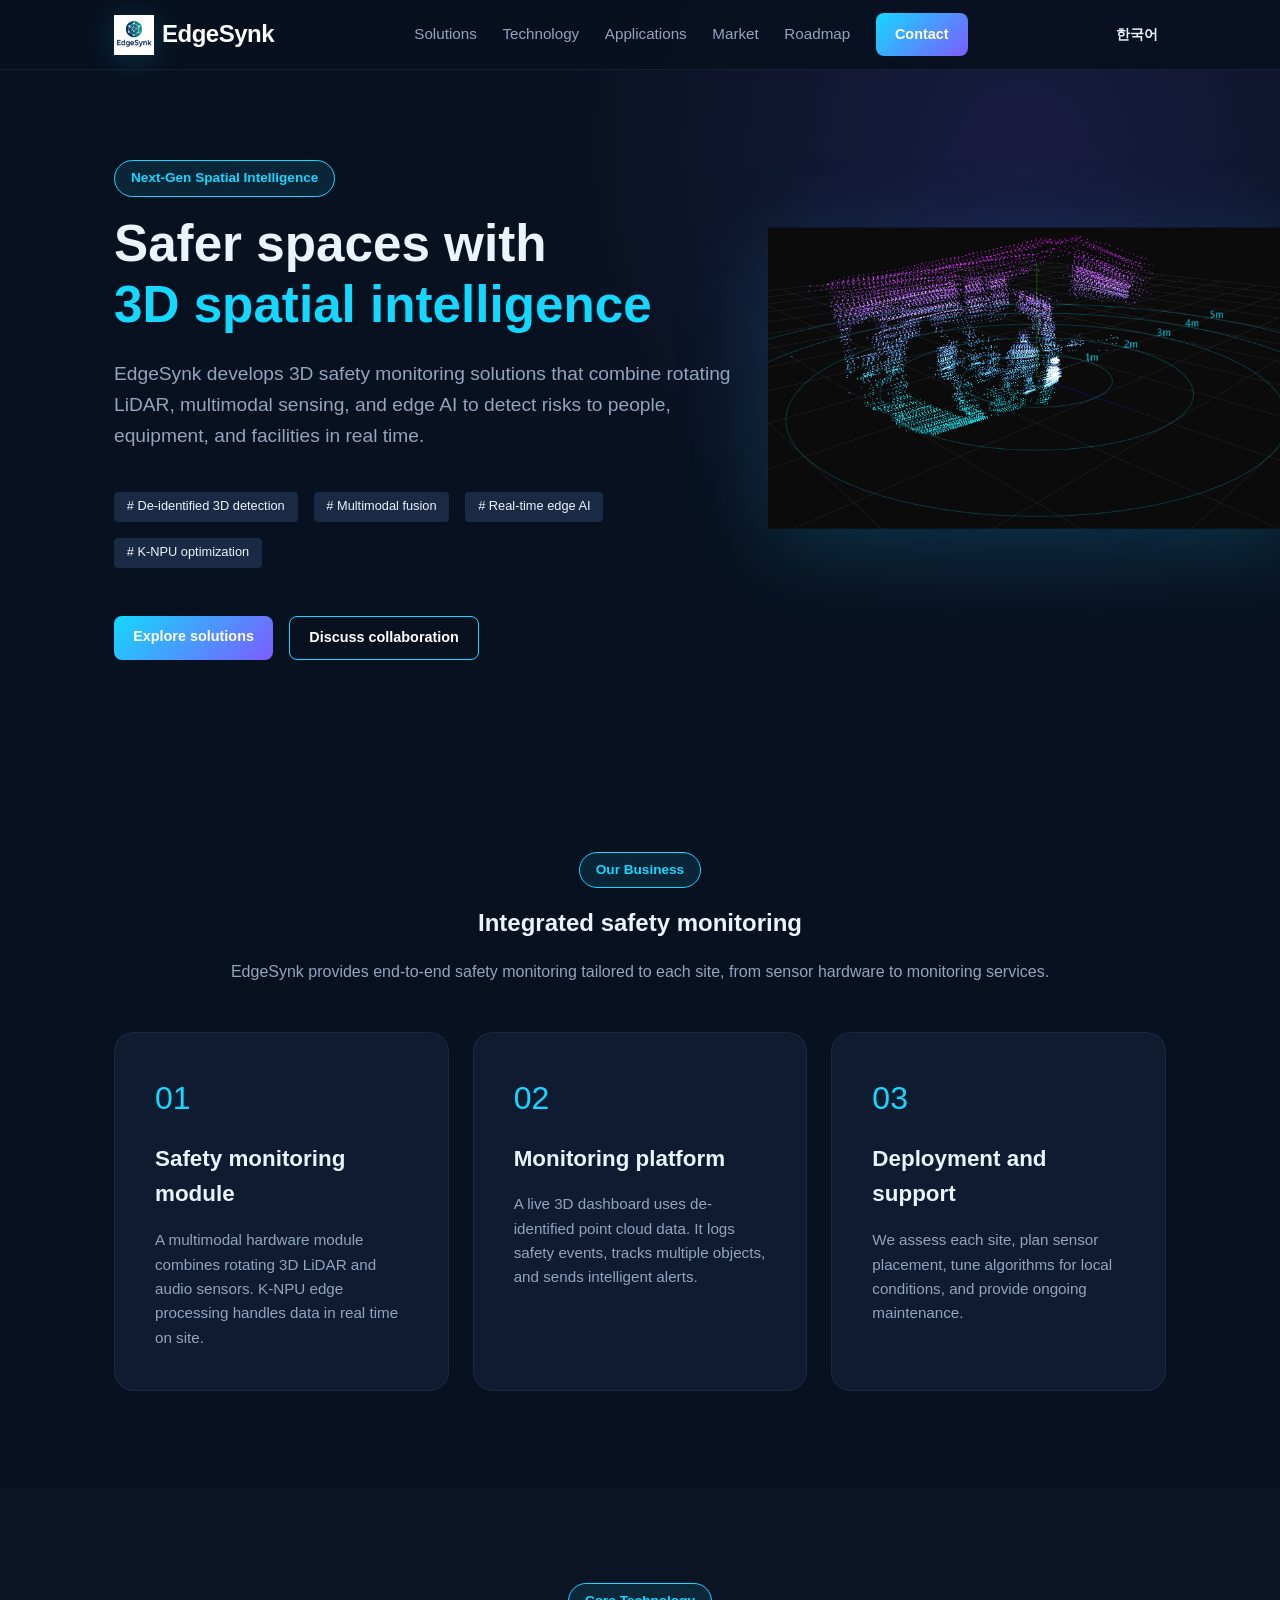
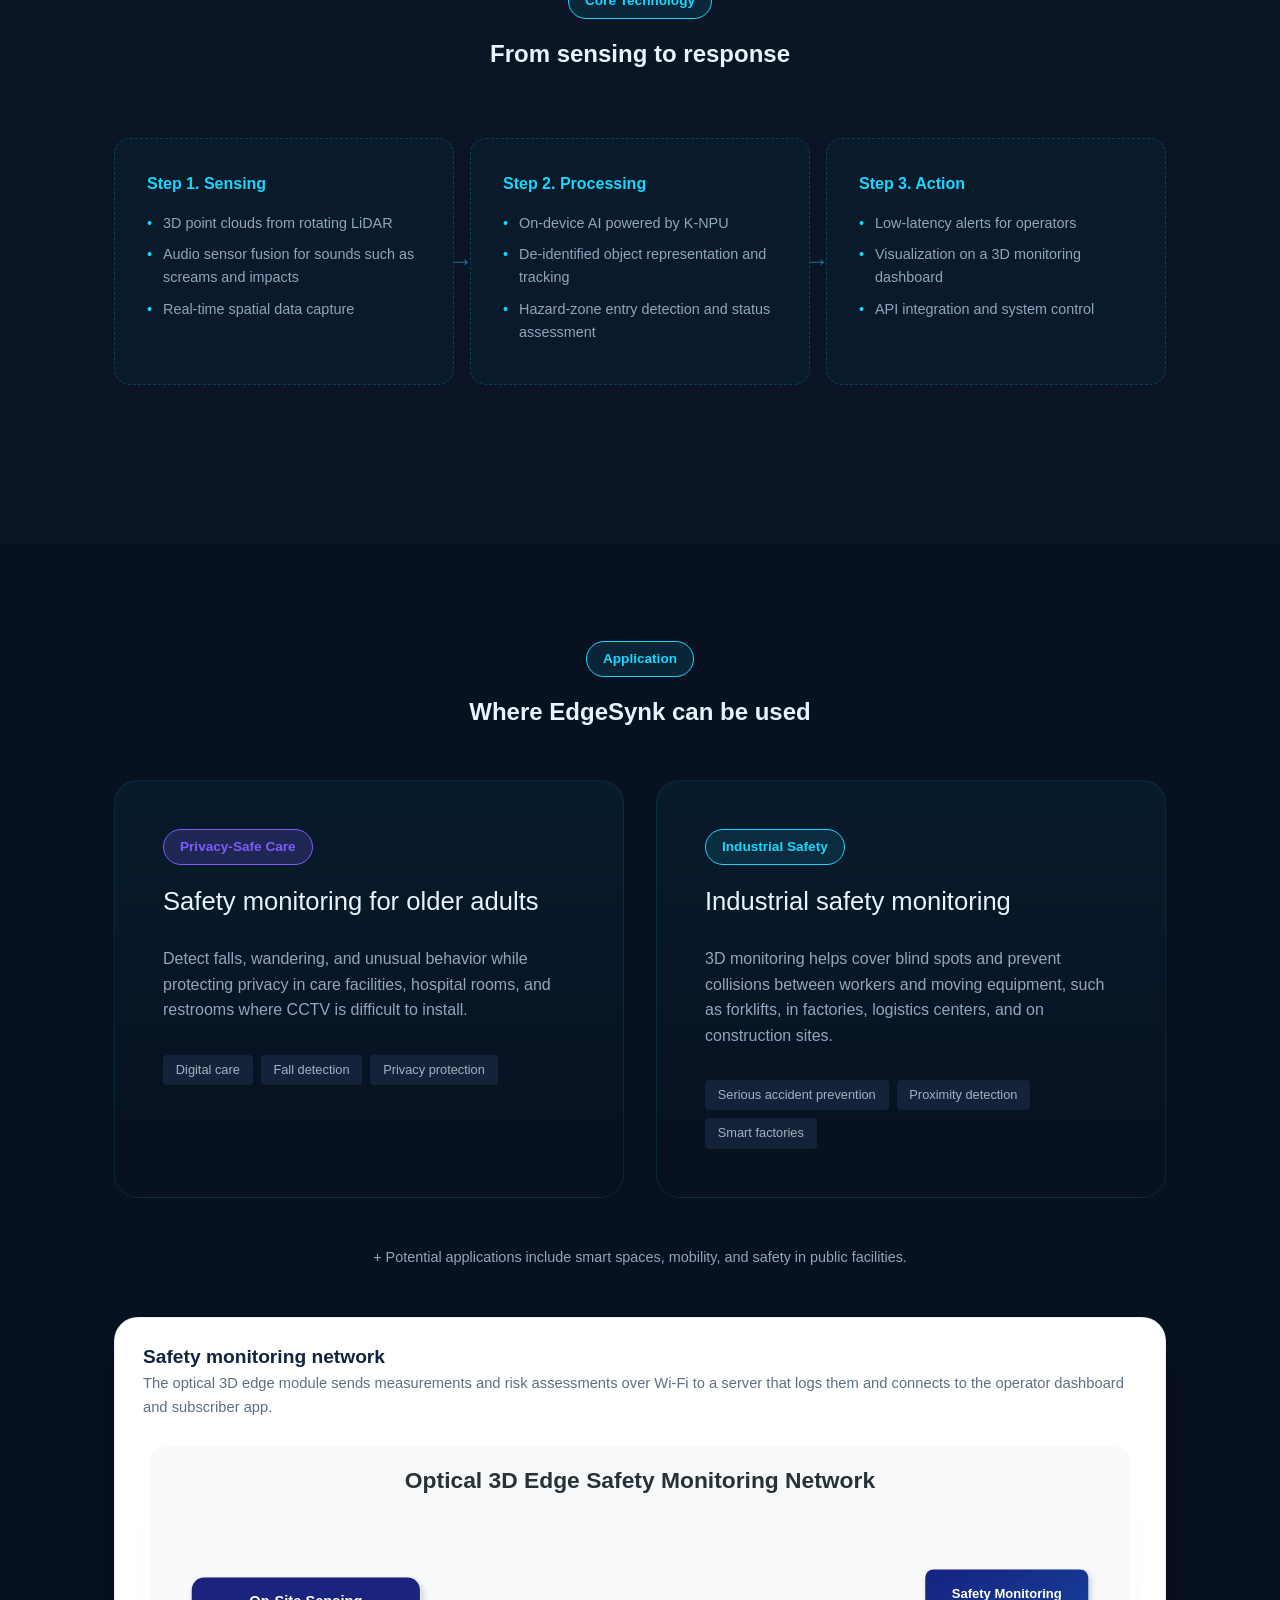
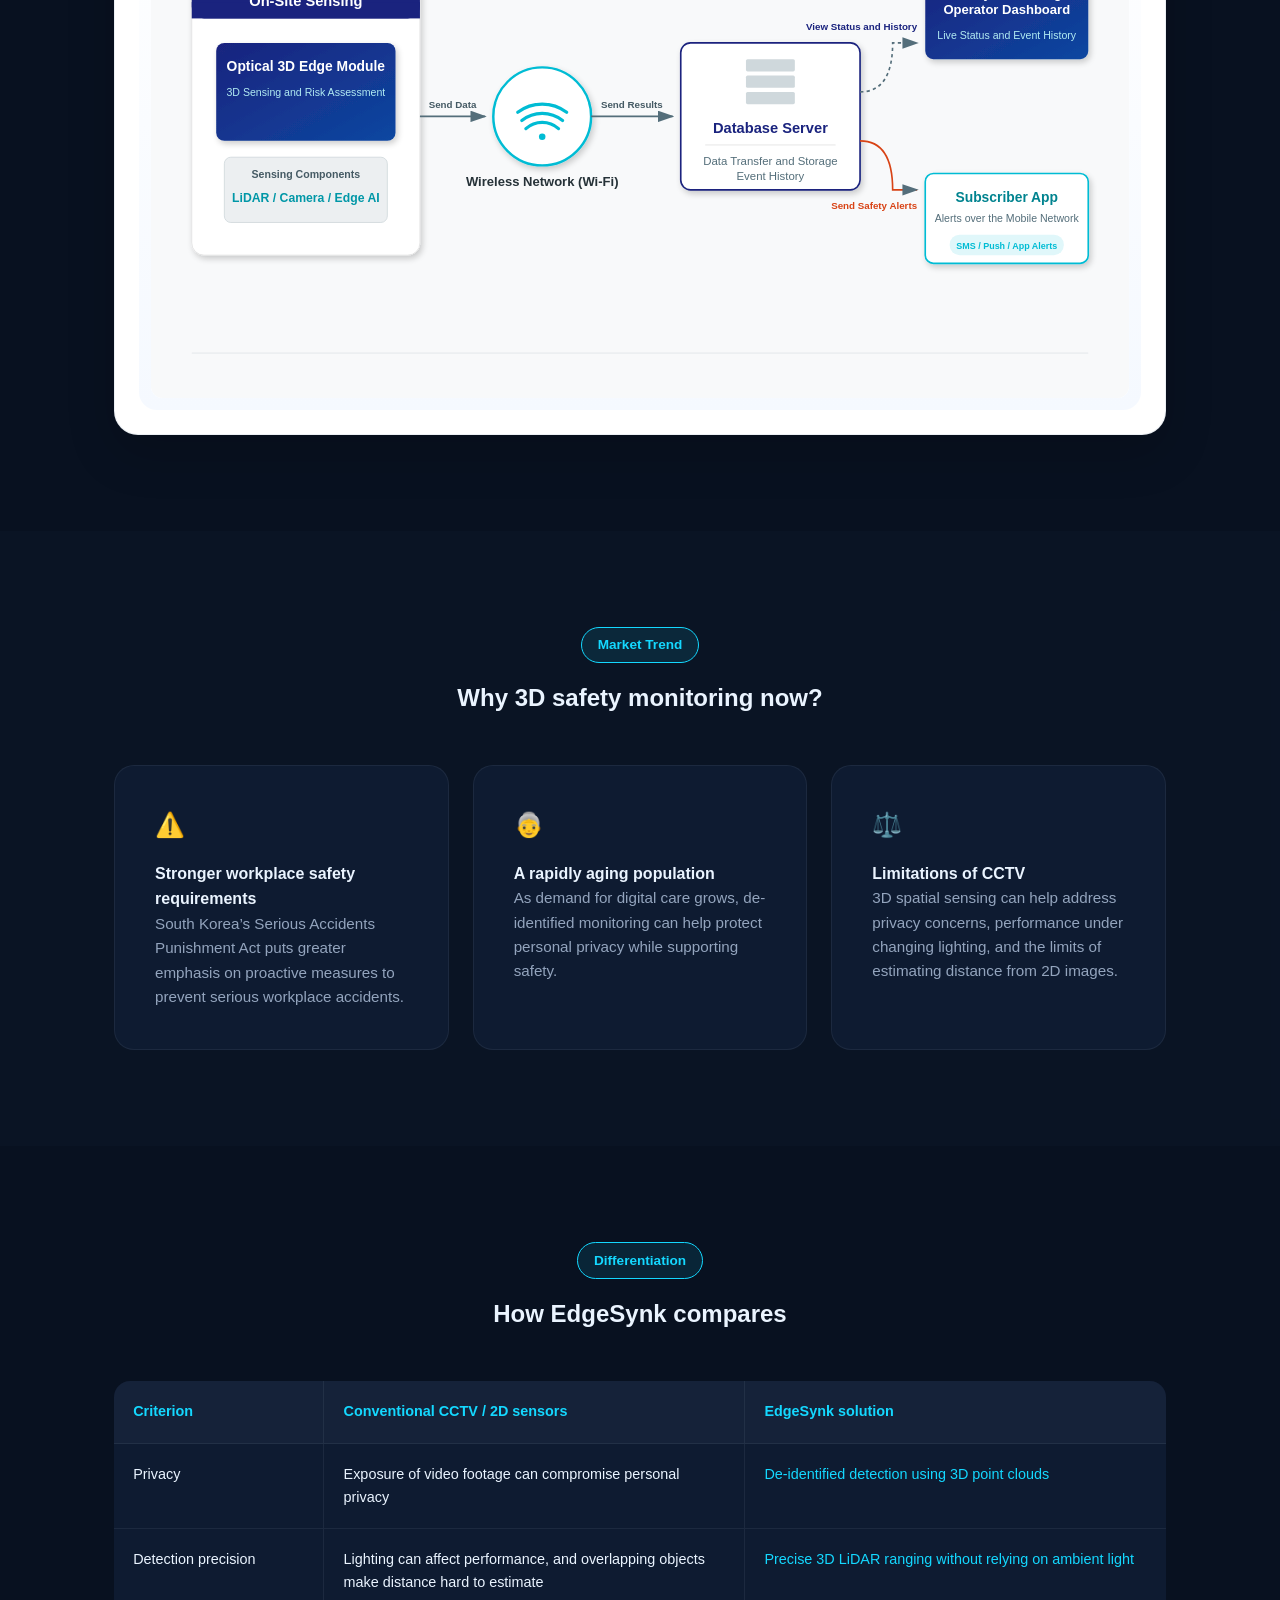
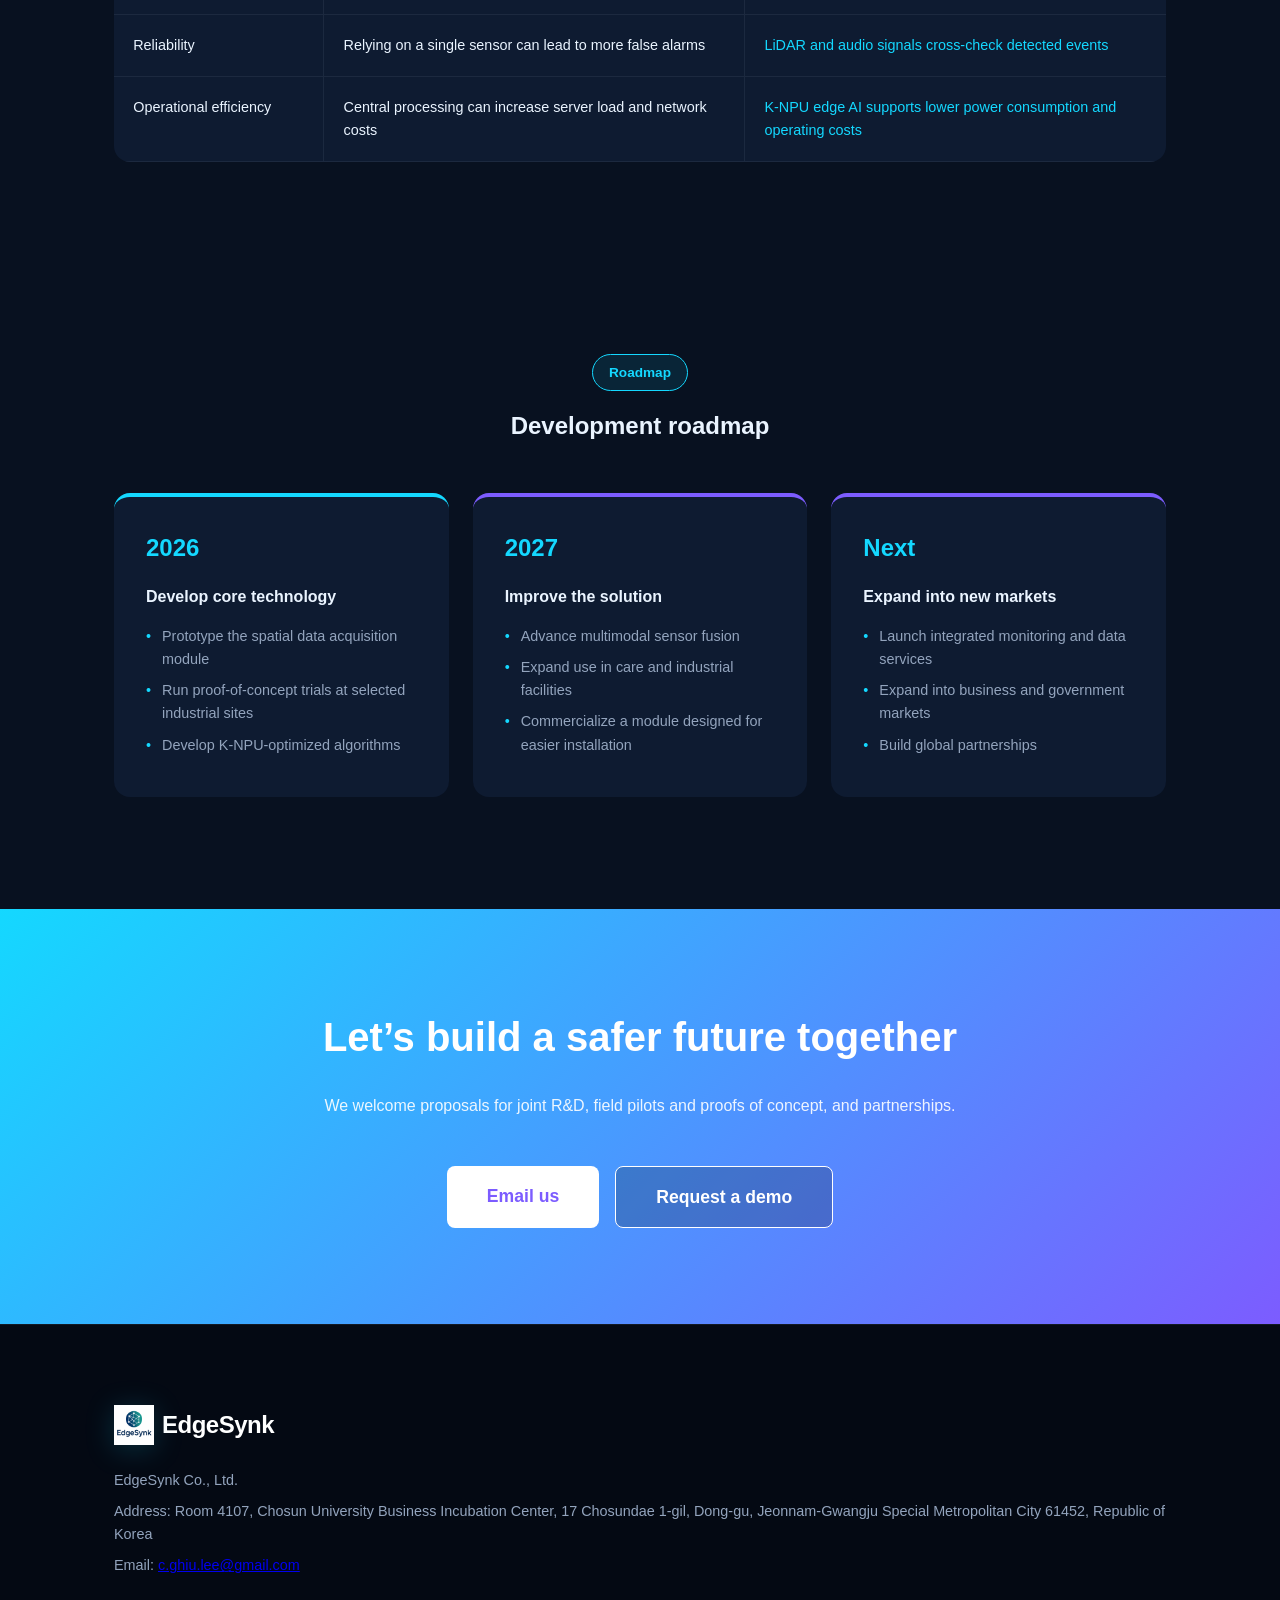
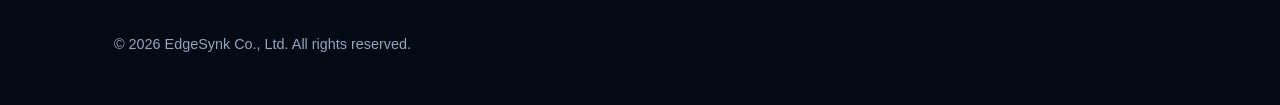
<file: en/index.html>
<!DOCTYPE html>

<html lang="en">
<head>
<meta charset="utf-8"/>
<meta content="width=device-width, initial-scale=1.0" name="viewport"/>
<title>EdgeSynk | 3D Spatial Intelligence for Safety Monitoring</title>
<link rel="canonical" href="https://www.edgesynk.com/en/"/>
<link rel="alternate" hreflang="ko" href="https://www.edgesynk.com/"/>
<link rel="alternate" hreflang="en" href="https://www.edgesynk.com/en/"/>
<link rel="alternate" hreflang="x-default" href="https://www.edgesynk.com/"/>
<link rel="stylesheet" href="../site.css"/>
</head>
<body>
<nav>
<div class="container">
<a class="logo" href="#">
<div class="logo-icon">
<img alt="EdgeSynk logo" src="../images/edgesynk-logo-1.png"/>
</div>
                EdgeSynk
            </a>
<button class="nav-toggle" type="button" aria-expanded="false" aria-controls="section-menu" hidden>Menu</button>
<div class="nav-links" id="section-menu">
<a href="#business">Solutions</a>
<a href="#tech">Technology</a>
<a href="#application">Applications</a>
<a href="#market">Market</a>
<a href="#roadmap">Roadmap</a>
<a class="btn-contact" href="#contact">Contact</a>
</div>
<a class="language-switch" href="../index.html" hreflang="ko" lang="ko">한국어</a>
</div>
</nav>
<section class="hero">
<div class="container">
<div class="hero-content">
<div class="badge">Next-Gen Spatial Intelligence</div>
<h1>Safer spaces with<br/><span class="highlight">3D spatial intelligence</span></h1>
<p>EdgeSynk develops 3D safety monitoring solutions that combine rotating LiDAR, multimodal sensing, and edge AI to detect risks to people, equipment, and facilities in real time.</p>
<div class="hero-badges">
<div class="tag"># De-identified 3D detection</div>
<div class="tag"># Multimodal fusion</div>
<div class="tag"># Real-time edge AI</div>
<div class="tag"># K-NPU optimization</div>
</div>
<div class="hero-actions">
<a class="btn-contact" href="#business">Explore solutions</a>
<a class="btn-contact" href="#contact" style="background:transparent; border:1px solid var(--primary);">Discuss collaboration</a>
</div>
</div>
</div>
<div class="hero-visual">
<img alt="EdgeSynk 3D LiDAR scan visualization" src="../images/3d-3.png" width="1657" height="927"/>
</div>
</section>
<section class="section-padding reveal" id="business">
<div class="container">
<div class="text-center">
<div class="badge">Our Business</div>
<h2>Integrated safety monitoring</h2>
<p style="color:var(--text-dim); margin-top:1rem;">EdgeSynk provides end-to-end safety monitoring tailored to each site, from sensor hardware to monitoring services.</p>
</div>
<div class="card-grid">
<div class="card">
<div class="highlight" style="font-size:2rem; margin-bottom:1rem;">01</div>
<h3>Safety monitoring module</h3>
<p>A multimodal hardware module combines rotating 3D LiDAR and audio sensors. K-NPU edge processing handles data in real time on site.</p>
</div>
<div class="card">
<div class="highlight" style="font-size:2rem; margin-bottom:1rem;">02</div>
<h3>Monitoring platform</h3>
<p>A live 3D dashboard uses de-identified point cloud data. It logs safety events, tracks multiple objects, and sends intelligent alerts.</p>
</div>
<div class="card">
<div class="highlight" style="font-size:2rem; margin-bottom:1rem;">03</div>
<h3>Deployment and support</h3>
<p>We assess each site, plan sensor placement, tune algorithms for local conditions, and provide ongoing maintenance.</p>
</div>
</div>
</div>
</section>
<section class="section-padding reveal" id="tech" style="background: rgba(14, 27, 49, 0.3);">
<div class="container">
<div class="text-center">
<div class="badge">Core Technology</div>
<h2>From sensing to response</h2>
</div>
<div class="flow-container">
<div class="flow-step">
<h4>Step 1. Sensing</h4>
<ul class="flow-list">
<li>3D point clouds from rotating LiDAR</li>
<li>Audio sensor fusion for sounds such as screams and impacts</li>
<li>Real-time spatial data capture</li>
</ul>
</div>
<div class="flow-step">
<h4>Step 2. Processing</h4>
<ul class="flow-list">
<li>On-device AI powered by K-NPU</li>
<li>De-identified object representation and tracking</li>
<li>Hazard-zone entry detection and status assessment</li>
</ul>
</div>
<div class="flow-step">
<h4>Step 3. Action</h4>
<ul class="flow-list">
<li>Low-latency alerts for operators</li>
<li>Visualization on a 3D monitoring dashboard</li>
<li>API integration and system control</li>
</ul>
</div>
</div>
</div>
</section>
<section class="section-padding reveal" id="application">
<div class="container">
<div class="text-center">
<div class="badge">Application</div>
<h2>Where EdgeSynk can be used</h2>
</div>
<div class="track-grid">
<div class="track-box">
<div class="badge" style="background:rgba(124, 92, 255, 0.2); border-color:var(--accent); color:var(--accent);">Privacy-Safe Care</div>
<div class="track-title">Safety monitoring for older adults</div>
<p style="color:var(--text-dim);">Detect falls, wandering, and unusual behavior while protecting privacy in care facilities, hospital rooms, and restrooms where CCTV is difficult to install.</p>
<div class="expand-tags">
<span class="tag">Digital care</span>
<span class="tag">Fall detection</span>
<span class="tag">Privacy protection</span>
</div>
</div>
<div class="track-box">
<div class="badge">Industrial Safety</div>
<div class="track-title">Industrial safety monitoring</div>
<p style="color:var(--text-dim);">3D monitoring helps cover blind spots and prevent collisions between workers and moving equipment, such as forklifts, in factories, logistics centers, and on construction sites.</p>
<div class="expand-tags">
<span class="tag">Serious accident prevention</span>
<span class="tag">Proximity detection</span>
<span class="tag">Smart factories</span>
</div>
</div>
</div>
<div class="text-center" style="margin-top:3rem;">
<p style="color:var(--text-dim); font-size:0.9rem;">+ Potential applications include smart spaces, mobility, and safety in public facilities.</p>
</div>

<div class="scenario-figure-wrap reveal">
<div class="scenario-figure-header">
<div>
<h3>Safety monitoring network</h3>
<p>The optical 3D edge module sends measurements and risk assessments over Wi-Fi to a server that logs them and connects to the operator dashboard and subscriber app.</p>
</div>
</div>
<div class="scenario-figure">
<img alt="Safety monitoring network linking an optical 3D edge module, a server, an operator dashboard, and a subscriber app" src="../images/safety_monitoring_architecture_en.svg" width="1200" height="675" loading="lazy"/>
</div>
</div>
</div>
</section>
<section class="section-padding reveal" id="market" style="background: rgba(14, 27, 49, 0.3);">
<div class="container">
<div class="text-center">
<div class="badge">Market Trend</div>
<h2>Why 3D safety monitoring now?</h2>
</div>
<div class="card-grid">
<div class="card">
<div style="font-size:1.5rem; margin-bottom:1rem;">⚠️</div>
<h4>Stronger workplace safety requirements</h4>
<p>South Korea’s Serious Accidents Punishment Act puts greater emphasis on proactive measures to prevent serious workplace accidents.</p>
</div>
<div class="card">
<div style="font-size:1.5rem; margin-bottom:1rem;">👵</div>
<h4>A rapidly aging population</h4>
<p>As demand for digital care grows, de-identified monitoring can help protect personal privacy while supporting safety.</p>
</div>
<div class="card">
<div style="font-size:1.5rem; margin-bottom:1rem;">⚖️</div>
<h4>Limitations of CCTV</h4>
<p>3D spatial sensing can help address privacy concerns, performance under changing lighting, and the limits of estimating distance from 2D images.</p>
</div>
</div>
</div>
</section>
<section class="section-padding reveal" id="differentiation">
<div class="container">
<div class="text-center">
<div class="badge">Differentiation</div>
<h2>How EdgeSynk compares</h2>
</div>
<div class="compare-box">
<div class="compare-row header">
<div class="compare-cell">Criterion</div>
<div class="compare-cell">Conventional CCTV / 2D sensors</div>
<div class="compare-cell">EdgeSynk solution</div>
</div>
<div class="compare-row">
<div class="compare-cell">Privacy</div>
<div class="compare-cell">Exposure of video footage can compromise personal privacy</div>
<div class="compare-cell highlight">De-identified detection using 3D point clouds</div>
</div>
<div class="compare-row">
<div class="compare-cell">Detection precision</div>
<div class="compare-cell">Lighting can affect performance, and overlapping objects make distance hard to estimate</div>
<div class="compare-cell highlight">Precise 3D LiDAR ranging without relying on ambient light</div>
</div>
<div class="compare-row">
<div class="compare-cell">Reliability</div>
<div class="compare-cell">Relying on a single sensor can lead to more false alarms</div>
<div class="compare-cell highlight">LiDAR and audio signals cross-check detected events</div>
</div>
<div class="compare-row">
<div class="compare-cell">Operational efficiency</div>
<div class="compare-cell">Central processing can increase server load and network costs</div>
<div class="compare-cell highlight">K-NPU edge AI supports lower power consumption and operating costs</div>
</div>
</div>
</div>
</section>
<section class="section-padding reveal" id="roadmap">
<div class="container">
<div class="text-center">
<div class="badge">Roadmap</div>
<h2>Development roadmap</h2>
</div>
<div class="roadmap">
<div class="road-card active">
<div class="road-year">2026</div>
<p><strong>Develop core technology</strong></p>
<ul class="flow-list" style="margin-top:1rem;">
<li>Prototype the spatial data acquisition module</li>
<li>Run proof-of-concept trials at selected industrial sites</li>
<li>Develop K-NPU-optimized algorithms</li>
</ul>
</div>
<div class="road-card">
<div class="road-year">2027</div>
<p><strong>Improve the solution</strong></p>
<ul class="flow-list" style="margin-top:1rem;">
<li>Advance multimodal sensor fusion</li>
<li>Expand use in care and industrial facilities</li>
<li>Commercialize a module designed for easier installation</li>
</ul>
</div>
<div class="road-card">
<div class="road-year">Next</div>
<p><strong>Expand into new markets</strong></p>
<ul class="flow-list" style="margin-top:1rem;">
<li>Launch integrated monitoring and data services</li>
<li>Expand into business and government markets</li>
<li>Build global partnerships</li>
</ul>
</div>
</div>
</div>
</section>
<section class="section-padding reveal" id="contact" style="background: var(--gradient);">
<div class="container text-center">
<h2 style="color:#fff; font-size:2.5rem; margin-bottom:1.5rem;">Let’s build a safer future together</h2>
<p style="color:rgba(255,255,255,0.9); margin-bottom:3rem;">We welcome proposals for joint R&amp;D, field pilots and proofs of concept, and partnerships.</p>
<div style="display:flex; gap:1rem; justify-content:center; flex-wrap:wrap;">
<a class="btn-contact" href="mailto:c.ghiu.lee@gmail.com" style="background:#fff; color:var(--accent); font-size:1.1rem; padding:1rem 2.5rem;">Email us</a>
<a class="btn-contact" href="#" style="background:rgba(0,0,0,0.2); color:#fff; border:1px solid #fff; font-size:1.1rem; padding:1rem 2.5rem;">Request a demo</a>
</div>
</div>
</section>
<footer>
<div class="container">
<div class="footer-content">
<div class="footer-info">
<div class="logo" style="margin-bottom:1.5rem;">
<div class="logo-icon"><img alt="EdgeSynk logo" src="../images/edgesynk-logo-1.png"/></div>
                        EdgeSynk
                    </div>
<p>EdgeSynk Co., Ltd.</p>
<p>Address: Room 4107, Chosun University Business Incubation Center, 17 Chosundae 1-gil, Dong-gu, Jeonnam-Gwangju Special Metropolitan City 61452, Republic of Korea</p>
<p>Email: <a href="mailto:c.ghiu.lee@gmail.com">c.ghiu.lee@gmail.com</a></p>
</div>
<div style="color:var(--text-dim); font-size:0.9rem;">
<p>© 2026 EdgeSynk Co., Ltd. All rights reserved.</p>
</div>
</div>
</div>
</footer>
<script src="../site.js"></script>
</body>
</html>
</file>
<file: site.css>
:root {
    --primary: #14D8FF;
    --accent: #7C5CFF;
    --bg-deep: #081120;
    --nav-height: 70px;
    --bg-card: #0E1B31;
    --text-main: #EAF4FF;
    --text-dim: #93A4BD;
    --gradient: linear-gradient(135deg, #14D8FF 0%, #7C5CFF 100%);
    --transition: all 0.3s cubic-bezier(0.4, 0, 0.2, 1);
}

* { margin: 0; padding: 0; box-sizing: border-box; }
html { scroll-behavior: smooth; scroll-padding-top: var(--nav-height); }
body {
    background-color: var(--bg-deep);
    color: var(--text-main);
    font-family: 'Pretendard', -apple-system, BlinkMacSystemFont, 'Nanum Gothic', sans-serif;
    line-height: 1.6;
    overflow-x: hidden;
}

/* Utility */
.container { max-width: 1100px; margin: 0 auto; padding: 0 1.5rem; }
.section-padding { padding: 6rem 0; }
.text-center { text-align: center; }
.badge {
    display: inline-block;
    padding: 0.4rem 1rem;
    background: rgba(20, 216, 255, 0.1);
    border: 1px solid var(--primary);
    color: var(--primary);
    border-radius: 100px;
    font-size: 0.85rem;
    font-weight: 600;
    margin-bottom: 1rem;
}
.highlight { color: var(--primary); }

/* Navigation */
nav {
    position: fixed;
    top: 0; width: 100%;
    height: var(--nav-height);
    background: rgba(8, 17, 32, 0.9);
    backdrop-filter: blur(10px);
    z-index: 1000;
    border-bottom: 1px solid rgba(147, 164, 189, 0.1);
}
nav .container {
    display: flex;
    justify-content: space-between;
    align-items: center;
    gap: 1rem;
    height: 100%;
}
.logo {
    font-size: 1.5rem;
    font-weight: 800;
    letter-spacing: -0.5px;
    display: flex;
    align-items: center;
    gap: 8px;
    color: #fff;
    text-decoration: none;
}
.logo-icon {
    width: 40px; height: 40px;
    display: grid; place-items: center;
    flex-shrink: 0;
}
.logo-icon img {
    width: 100%;
    height: 100%;
    object-fit: contain;
    display: block;
    filter: drop-shadow(0 4px 14px rgba(20, 216, 255, 0.18));
}
.nav-toggle { display: none; }
.nav-links { display: flex; align-items: center; gap: clamp(0.75rem, 2vw, 2rem); }
.nav-links a:not(.btn-contact) {
    text-decoration: none;
    color: var(--text-dim);
    font-size: 0.95rem;
    transition: var(--transition);
}
.nav-links a:not(.btn-contact):hover,
.language-switch:hover { color: var(--primary); }
.nav-links a { white-space: nowrap; }
.language-switch {
    display: inline-flex;
    align-items: center;
    min-height: 44px;
    padding-inline: 0.5rem;
    color: var(--text-main);
    font-size: 0.875rem;
    font-weight: 600;
    text-decoration: none;
    white-space: nowrap;
}
.nav-toggle:focus-visible,
nav a:focus-visible {
    outline: 2px solid var(--primary);
    outline-offset: 3px;
}
.btn-contact {
    background: var(--gradient);
    color: #fff;
    padding: 0.6rem 1.2rem;
    border-radius: 8px;
    text-decoration: none;
    font-weight: 600;
    font-size: 0.9rem;
    transition: var(--transition);
}
.btn-contact:hover { transform: translateY(-2px); box-shadow: 0 4px 15px rgba(20, 216, 255, 0.3); }

/* Hero Section */
.hero {
    position: relative;
    overflow: clip;
    padding: 10rem 0 6rem;
    background: radial-gradient(circle at 80% 20%, rgba(124, 92, 255, 0.15) 0%, transparent 40%);
}
.hero-content { max-width: min(700px, 60%); position: relative; z-index: 2; }
.hero h1 {
    font-size: clamp(2.2rem, 5vw, 3.2rem);
    line-height: 1.2;
    margin-bottom: 1.5rem;
    word-break: keep-all;
}
.hero p {
    font-size: 1.2rem;
    color: var(--text-dim);
    margin-bottom: 2.5rem;
    word-break: keep-all;
}
.hero-actions { display: flex; gap: 1rem; flex-wrap: wrap; }
.hero-badges { display: flex; gap: 1rem; flex-wrap: wrap; margin-bottom: 3rem; }

/* Background Visual */
.hero-visual {
    position: absolute;
    top: 50%; right: -2%;
    transform: translateY(-50%);
    width: min(42vw, 560px);
    z-index: 1;
    pointer-events: none;
    display: flex;
    justify-content: center;
    align-items: center;
}
.hero-visual::before {
    content: '';
    position: absolute;
    inset: 10% 8%;
    background: radial-gradient(circle, rgba(20, 216, 255, 0.16) 0%, rgba(124, 92, 255, 0.10) 45%, transparent 75%);
    filter: blur(30px);
    z-index: -1;
}
.hero-visual img {
    width: 100%;
    height: auto;
    display: block;
    object-fit: contain;
    filter: drop-shadow(0 20px 45px rgba(20, 216, 255, 0.16));
}

/* Cards Grid */
.card-grid {
    display: grid;
    grid-template-columns: repeat(auto-fit, minmax(300px, 1fr));
    gap: 1.5rem;
    margin-top: 3rem;
}
.card {
    background: var(--bg-card);
    padding: 2.5rem;
    border-radius: 20px;
    border: 1px solid rgba(147, 164, 189, 0.1);
    transition: var(--transition);
}
.card:hover {
    border-color: var(--primary);
    transform: translateY(-5px);
    background: rgba(14, 27, 49, 0.8);
}
.card h3 { margin-bottom: 1rem; font-size: 1.4rem; }
.card p { color: var(--text-dim); font-size: 0.95rem; }

/* Infographic 1: Sensing Flow */
.flow-container {
    display: flex;
    justify-content: space-between;
    align-items: stretch;
    gap: 1rem;
    margin: 4rem 0;
    flex-wrap: wrap;
}
.flow-step {
    flex: 1;
    min-width: 280px;
    background: rgba(20, 216, 255, 0.03);
    border: 1px dashed rgba(20, 216, 255, 0.2);
    border-radius: 16px;
    padding: 2rem;
    position: relative;
}
.flow-step::after {
    content: '→';
    position: absolute;
    right: -0.5rem; top: 50%;
    transform: translate(50%, -50%);
    color: var(--primary);
    font-size: 1.5rem;
    opacity: 0.5;
}
.flow-step:last-child::after { display: none; }
.flow-step h4 { color: var(--primary); margin-bottom: 1rem; display: flex; align-items: center; gap: 8px; }
.flow-list { list-style: none; font-size: 0.9rem; color: var(--text-dim); }
.flow-list li { margin-bottom: 0.5rem; padding-left: 1rem; position: relative; }
.flow-list li::before { content: '•'; position: absolute; left: 0; color: var(--primary); }

/* Infographic 2: Two Track */
.track-grid {
    display: grid;
    grid-template-columns: 1fr 1fr;
    gap: 2rem;
    margin-top: 3rem;
}
.track-box {
    padding: 3rem;
    border-radius: 24px;
    background: linear-gradient(180deg, rgba(20, 216, 255, 0.05) 0%, transparent 100%);
    border: 1px solid rgba(20, 216, 255, 0.1);
}
.track-title { font-size: 1.6rem; margin-bottom: 1.5rem; }
.expand-tags { display: flex; flex-wrap: wrap; gap: 0.5rem; margin-top: 2rem; opacity: 0.7; }
.tag { background: #1a2a44; padding: 0.3rem 0.8rem; border-radius: 4px; font-size: 0.8rem; }

/* Comparison Table */
.compare-box {
    margin-top: 3rem;
    background: var(--bg-card);
    border-radius: 16px;
    overflow: hidden;
}
.compare-row {
    display: grid;
    grid-template-columns: 1fr 2fr 2fr;
    border-bottom: 1px solid rgba(147, 164, 189, 0.1);
}
.compare-row.header { background: rgba(147, 164, 189, 0.05); font-weight: 600; color: var(--primary); }
.compare-cell { padding: 1.2rem; font-size: 0.9rem; border-right: 1px solid rgba(147, 164, 189, 0.1); }
.compare-cell:last-child { border-right: none; }

/* Roadmap */
.roadmap {
    display: flex;
    gap: 1.5rem;
    margin-top: 3rem;
    overflow-x: auto;
    padding-bottom: 1rem;
}
.road-card {
    flex: 1;
    min-width: 250px;
    background: var(--bg-card);
    padding: 2rem;
    border-radius: 16px;
    border-top: 4px solid var(--accent);
}
.road-card.active { border-top-color: var(--primary); }
.road-year { font-size: 1.5rem; font-weight: 800; margin-bottom: 1rem; color: var(--primary); }

/* Footer */
footer {
    background: #040913;
    padding: 5rem 0 3rem;
    border-top: 1px solid rgba(147, 164, 189, 0.1);
}
.footer-content {
    display: flex;
    justify-content: space-between;
    flex-wrap: wrap;
    gap: 3rem;
}
.footer-info h2 { margin-bottom: 1rem; color: #fff; }
.footer-info p { color: var(--text-dim); font-size: 0.9rem; margin-bottom: 0.5rem; }

/* Animation */
.reveal { transition: opacity 0.8s ease-out, transform 0.8s ease-out; }
.reveal-ready .reveal:not(.active) { opacity: 0; transform: translateY(30px); }

@media (prefers-reduced-motion: reduce) {
    html { scroll-behavior: auto; }
    .reveal { transition: none; }
    .reveal-ready .reveal:not(.active) { opacity: 1; transform: none; }
}

@media (max-width: 880px) {
    nav .container { gap: 0.5rem; padding-inline: 0.75rem; }
    nav .logo { margin-right: auto; gap: 0.35rem; font-size: 1.125rem; }
    nav .logo-icon { width: 32px; height: 32px; }

    .nav-toggle:not([hidden]) {
        display: inline-flex;
        align-items: center;
        min-height: 44px;
        padding: 0 0.75rem;
        border: 1px solid var(--text-dim);
        border-radius: 8px;
        background: var(--bg-card);
        color: var(--text-main);
        font: inherit;
        font-size: 0.875rem;
        cursor: pointer;
        white-space: nowrap;
    }
    .nav-links {
        position: absolute;
        top: 100%;
        inset-inline: 0;
        gap: 0.75rem;
        padding: 0.5rem 0.75rem;
        background: var(--bg-deep);
        border-bottom: 1px solid rgba(147, 164, 189, 0.2);
        overflow-x: auto;
        white-space: nowrap;
    }
    .nav-links a { display: block; padding: 0.65rem 0.5rem; }
    .nav-toggle:not([hidden])[aria-expanded="false"] + .nav-links { display: none; }
    .nav-toggle:not([hidden])[aria-expanded="true"] + .nav-links {
        flex-direction: column;
        align-items: stretch;
        gap: 0.25rem;
        max-height: calc(100vh - var(--nav-height));
        overflow-y: auto;
    }
}

@media (max-width: 768px) {
    .hero { padding: calc(var(--nav-height) + 2.5rem) 0 4rem; }
    .hero-content { max-width: 100%; }
    .hero h1 { font-size: clamp(1.8rem, 7vw, 3.2rem); }
    .hero-badges { gap: 0.5rem; margin-bottom: 2rem; }
    .card-grid { grid-template-columns: repeat(auto-fit, minmax(min(100%, 300px), 1fr)); }
    .track-grid { grid-template-columns: minmax(0, 1fr); }
    .track-box { padding: clamp(1.5rem, 6vw, 3rem); }
    .flow-step { min-width: min(100%, 280px); }
    .hero-visual { display: none; }
    .compare-row { grid-template-columns: 1fr; }
    .compare-cell { border-right: none; border-bottom: 1px solid rgba(147, 164, 189, 0.1); }
    .flow-step::after { display: none; }
}

/* Embedded architecture figure */
.scenario-figure-wrap {
    margin-top: 3rem;
    background: #ffffff;
    border-radius: 24px;
    padding: 1.5rem;
    border: 1px solid rgba(147, 164, 189, 0.18);
    box-shadow: 0 18px 48px rgba(0, 0, 0, 0.18);
}
.scenario-figure-header {
    display: flex;
    justify-content: space-between;
    align-items: center;
    gap: 1rem;
    flex-wrap: wrap;
    margin-bottom: 1rem;
    padding: 0 0.25rem;
}
.scenario-figure-header h3 {
    color: #10233f;
    font-size: 1.2rem;
    margin: 0;
}
.scenario-figure-header p {
    color: #5d6f86;
    font-size: 0.92rem;
    margin: 0;
}
.scenario-figure {
    background: linear-gradient(180deg, #ffffff 0%, #f5f9ff 100%);
    border-radius: 18px;
    overflow: hidden;
    padding: 0.75rem;
}
.scenario-figure img {
    width: 100%;
    height: auto;
    display: block;
    border-radius: 12px;
    background: #fff;
}
</file>
